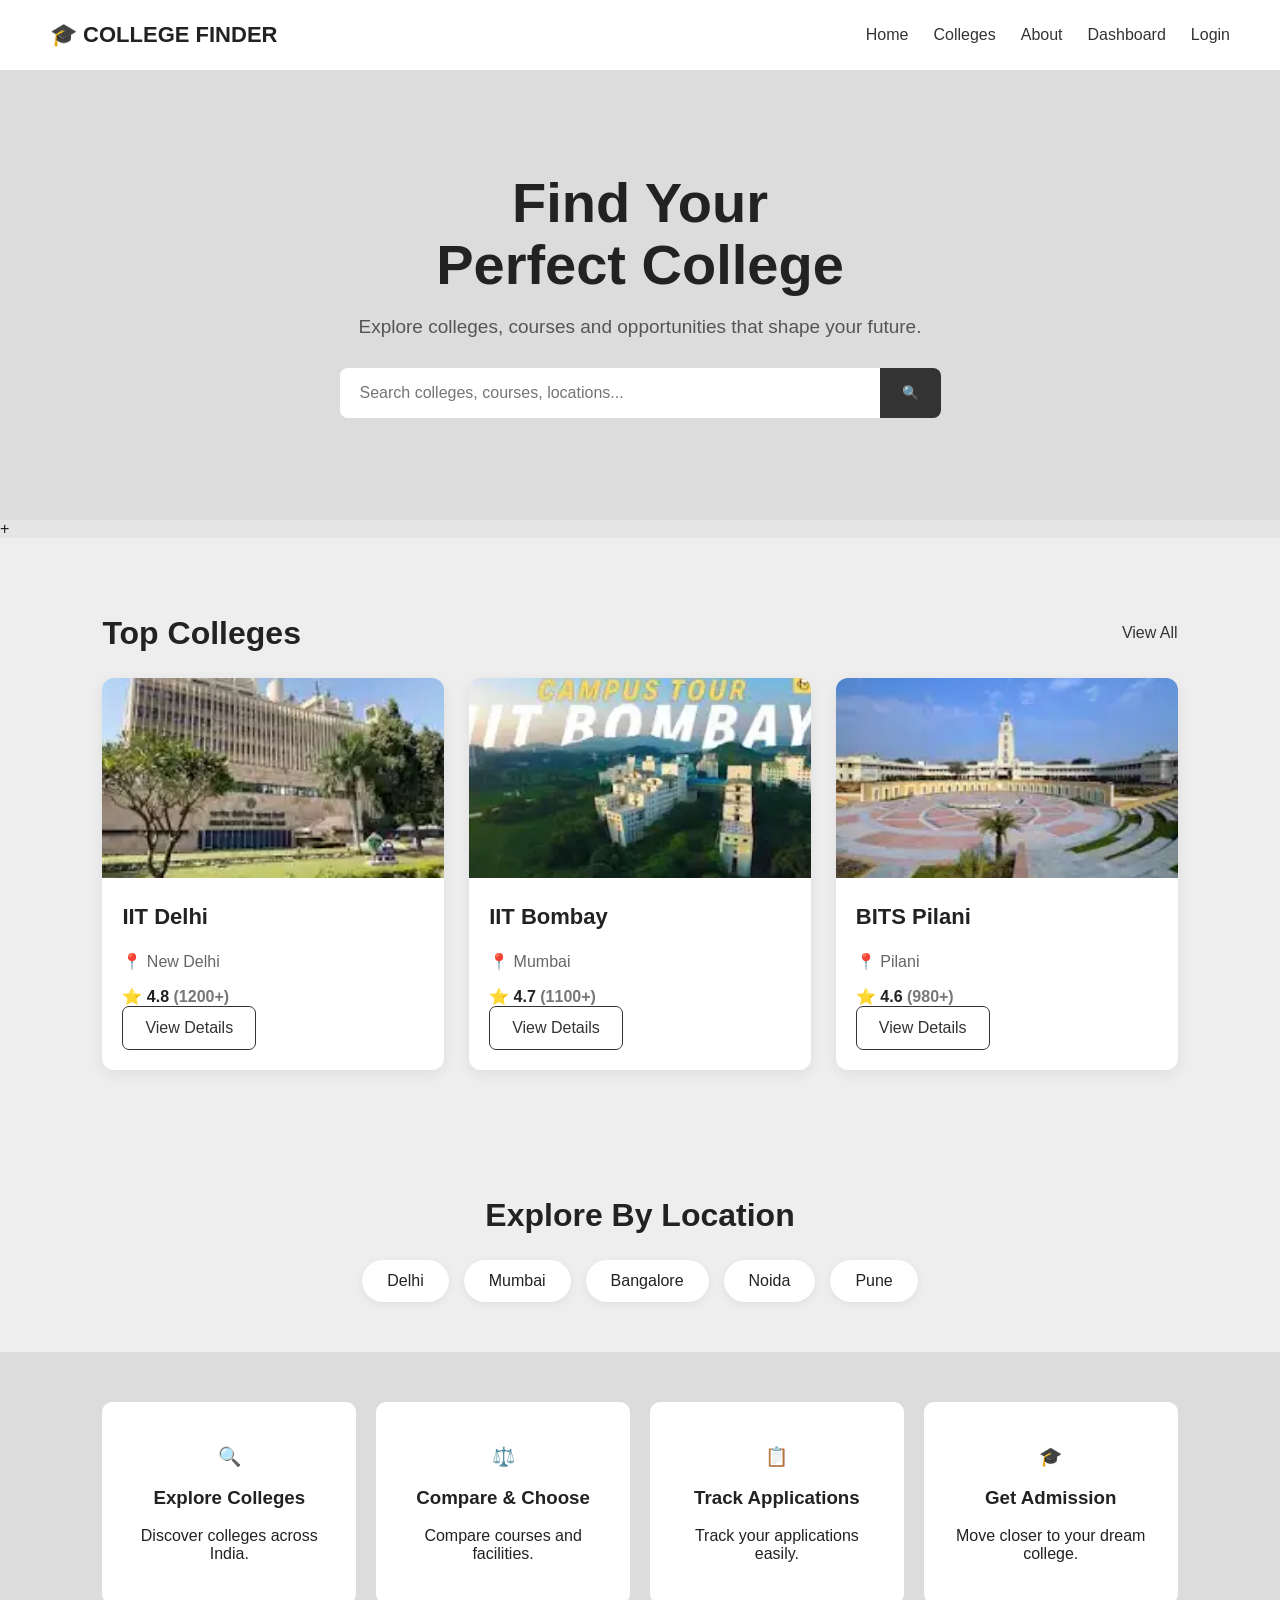
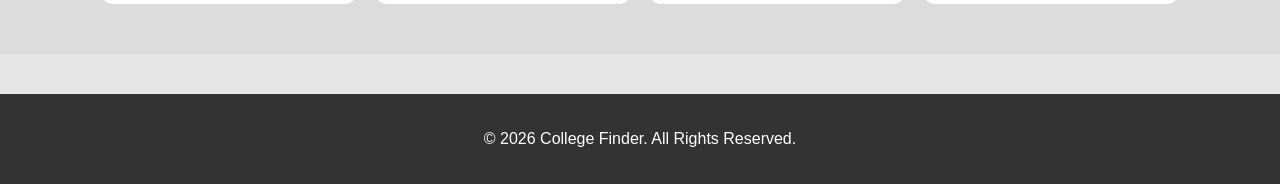
<file: index.html>
<!DOCTYPE html>
<html lang="en">
<head>
    <meta charset="UTF-8">
    <meta name="viewport" content="width=device-width, initial-scale=1.0">
    <title>College Finder - Home</title>
    <link rel="stylesheet" href="style.css">
</head>
<body>
    <header>
        <div class="logo-text">🎓 COLLEGE FINDER</div>
        <nav>
            <a href="index.html">Home</a>
            <a href="college.html">Colleges</a>
            <a href="#">About</a>
            <a href="dashboard.html">Dashboard</a>
            <a href="login.html">Login</a>
        </nav>
       
    </header>

    <section class="hero">
        <div>
            <h1>Find Your<br>Perfect College</h1>
            <p>Explore colleges, courses and opportunities that shape your future.</p>
            <div class="search">
                <input type="text" placeholder="Search colleges, courses, locations...">
                <button>🔍</button>
            </div>
        </div>
    </section>+

    <section class="section">
        <div class="section-title">
            <h2>Top Colleges</h2>
            <a href="#">View All</a>
        </div>

        <div class="college-grid">
            <div class="card">
                <img src="Images/iitdelhiimage.jpg" alt="College">
                <h3>IIT Delhi</h3>
                <p>📍 New Delhi</p>
                <div class="rating">⭐ 4.8 <span>(1200+)</span></div>
                <a href="college.html" class="outline-btn">View Details</a>
            </div>

            <div class="card">
                <img src="Images/iitbombayimage.jpg" alt="College">
                <h3>IIT Bombay</h3>
                <p>📍 Mumbai</p>
                <div class="rating">⭐ 4.7 <span>(1100+)</span></div>
                <a href="college.html" class="outline-btn">View Details</a>
            </div>

            <div class="card">
                <img src="Images/bitspilani.jpg" alt="College">
                <h3>BITS Pilani</h3>
                <p>📍 Pilani</p>
                <div class="rating">⭐ 4.6 <span>(980+)</span></div>
                <a href="college.html" class="outline-btn">View Details</a>
            </div>

        
        </div>
    </section>

    <section class="section location-section">
        <h2>Explore By Location</h2>
        <div class="locations">
            <span>Delhi</span>
            <span>Mumbai</span>
            <span>Bangalore</span>
            <span>Noida</span>
            <span>Pune</span>
        </div>
    </section>

    <section class="features">
        <div>
            <h3>🔍</h3>
            <h3>Explore Colleges</h3>
            <p>Discover colleges across India.</p>
        </div>
        <div>
            <h3>⚖️</h3>
            <h3>Compare & Choose</h3>
            <p>Compare courses and facilities.</p>
        </div>
        <div>
            <h3>📋</h3>
            <h3>Track Applications</h3>
            <p>Track your applications easily.</p>
        </div>
        <div>
            <h3>🎓</h3>
            <h3>Get Admission</h3>
            <p>Move closer to your dream college.</p>
        </div>
    </section>

    <footer>
        <p>© 2026 College Finder. All Rights Reserved.</p>
    </footer>
</body>
</html>
</file>
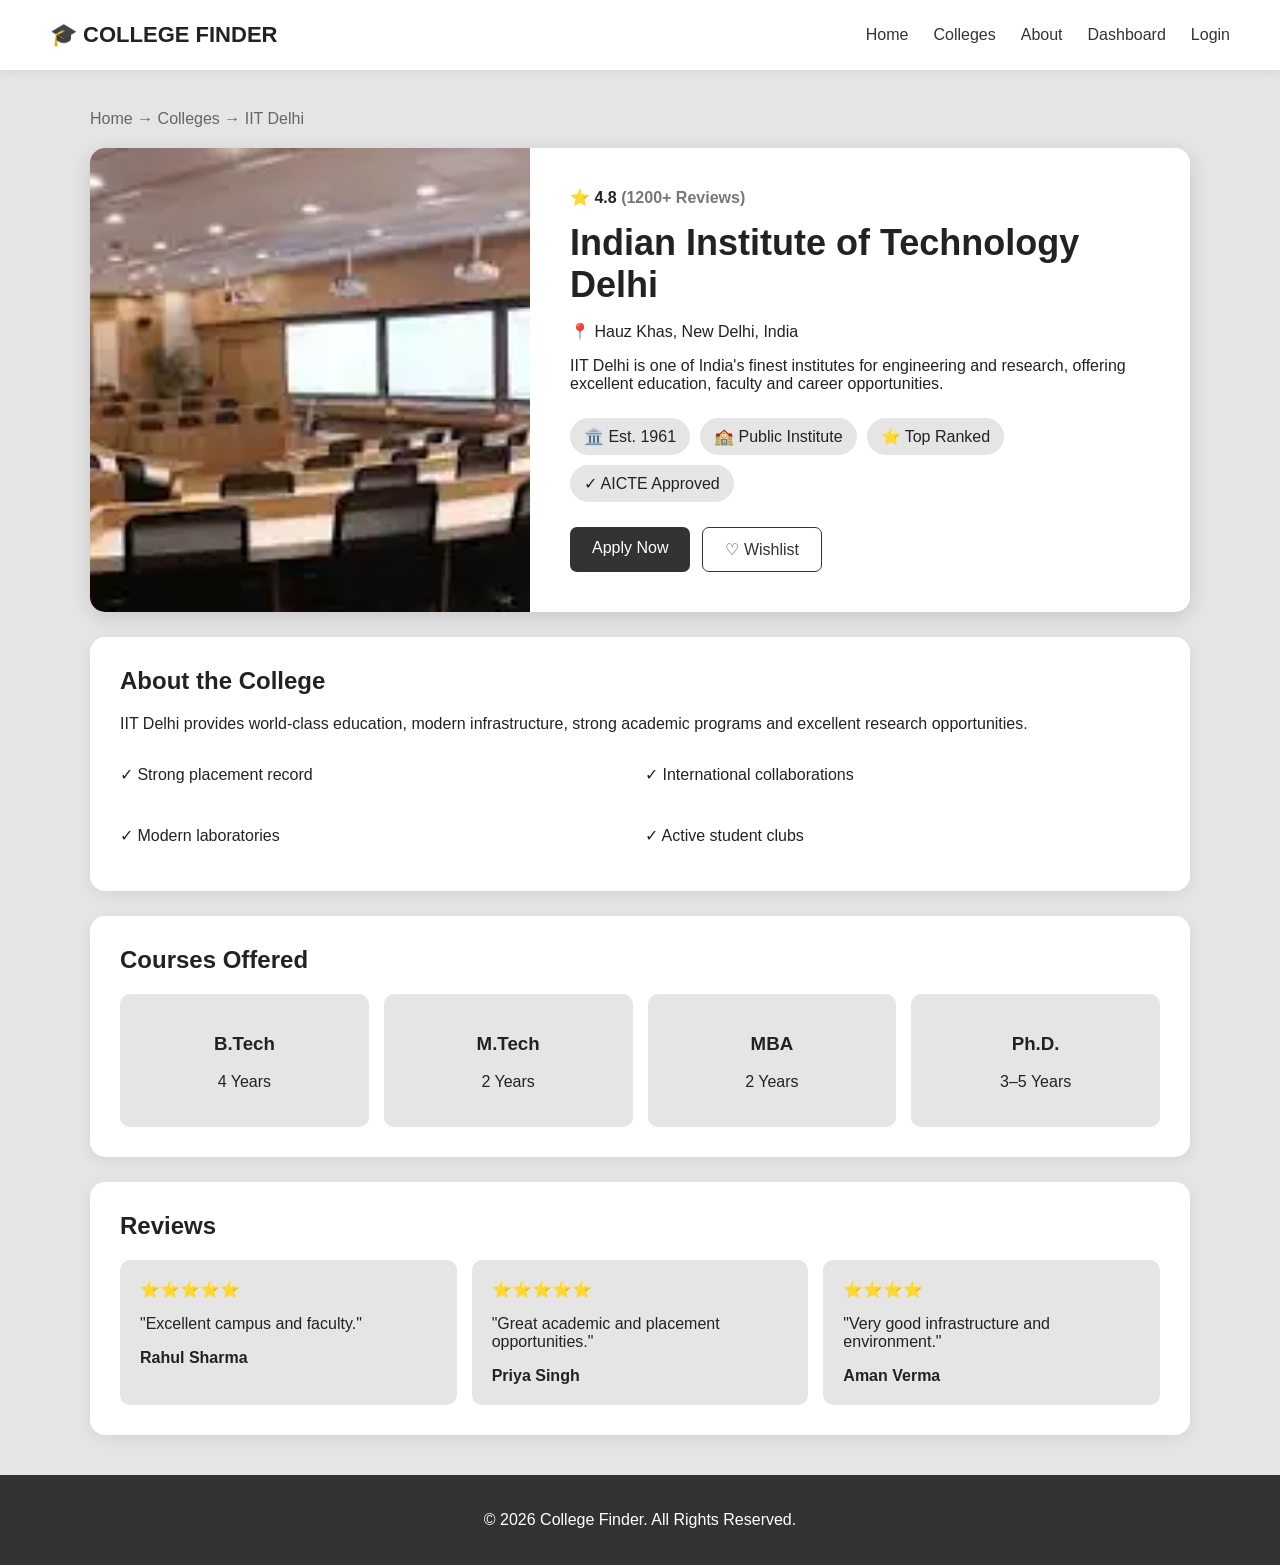
<file: college.html>
<!DOCTYPE html>
<html lang="en">
<head>
<meta charset="UTF-8">
<meta name="viewport" content="width=device-width,initial-scale=1.0">
<title>IIT Delhi - College Finder</title>
<link rel="stylesheet" href="style.css">
</head>
<body>

<header>
<div class="logo-text">🎓 COLLEGE FINDER</div>
<nav>
<a href="index.html">Home</a>
<a href="college.html">Colleges</a>
<a href="#">About</a>
<a href="dashboard.html">Dashboard</a>
<a href="login.html">Login</a>
</nav>
<div class="menu">☰</div>
</header>

<main class="details">

<div class="breadcrumb">Home → Colleges → IIT Delhi</div>

<div class="college-header">
<img src="Images/classroomimage.jpg" alt="IIT Delhi">

<div class="college-info">
<div class="rating">⭐ 4.8 <span>(1200+ Reviews)</span></div>
<h1>Indian Institute of Technology Delhi</h1>
<p>📍 Hauz Khas, New Delhi, India</p>
<p>IIT Delhi is one of India's finest institutes for engineering and research, offering excellent education, faculty and career opportunities.</p>

<div class="college-tags">
<span>🏛️ Est. 1961</span>
<span>🏫 Public Institute</span>
<span>⭐ Top Ranked</span>
<span>✓ AICTE Approved</span>
</div>

<div class="actions">
<a href="dashboard.html" class="btn">Apply Now</a>
<a href="#" class="outline-btn">♡ Wishlist</a>
</div>
</div>
</div>

<section class="details-section">
<h2>About the College</h2>
<p>IIT Delhi provides world-class education, modern infrastructure, strong academic programs and excellent research opportunities.</p>
<div class="highlights">
<p>✓ Strong placement record</p>
<p>✓ International collaborations</p>
<p>✓ Modern laboratories</p>
<p>✓ Active student clubs</p>
</div>
</section>

<section class="details-section">
<h2>Courses Offered</h2>
<div class="course-grid">
<div class="course"><h3>B.Tech</h3><p>4 Years</p></div>
<div class="course"><h3>M.Tech</h3><p>2 Years</p></div>
<div class="course"><h3>MBA</h3><p>2 Years</p></div>
<div class="course"><h3>Ph.D.</h3><p>3–5 Years</p></div>
</div>
</section>

<section class="details-section">
<h2>Reviews</h2>
<div class="review-grid">
<div class="review">⭐⭐⭐⭐⭐<p>"Excellent campus and faculty."</p><b>Rahul Sharma</b></div>
<div class="review">⭐⭐⭐⭐⭐<p>"Great academic and placement opportunities."</p><b>Priya Singh</b></div>
<div class="review">⭐⭐⭐⭐<p>"Very good infrastructure and environment."</p><b>Aman Verma</b></div>
</div>
</section>

</main>

<footer>
<p>© 2026 College Finder. All Rights Reserved.</p>
</footer>

</body>
</html>
</file>
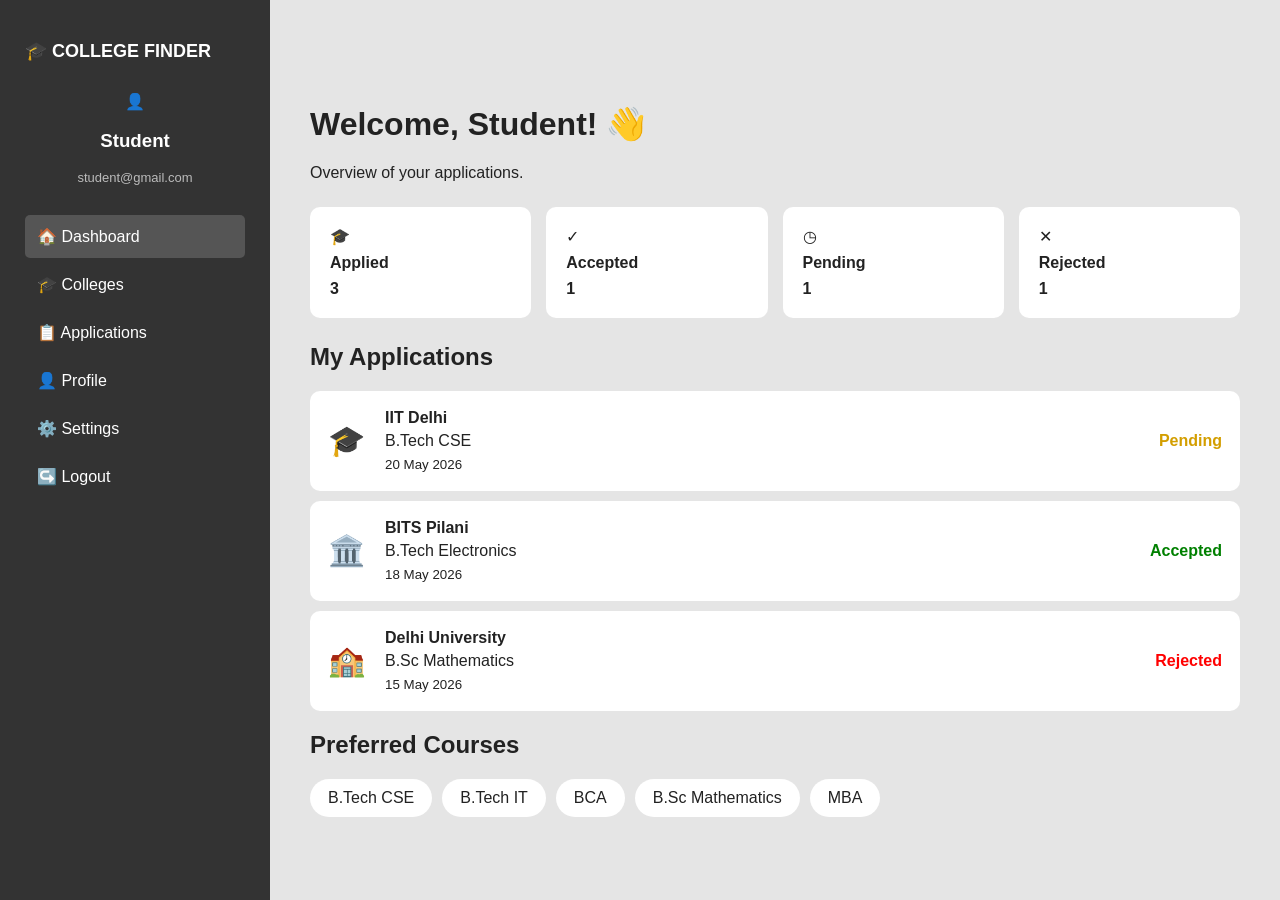
<file: dashboard.html>
<!DOCTYPE html>
<html lang="en">
<head>
<meta charset="UTF-8">
<meta name="viewport" content="width=device-width,initial-scale=1.0">
<title>College Finder - Dashboard</title>
<link rel="stylesheet" href="style.css">
</head>
<body>

<div class="dashboard">

<aside>
<h2>🎓 COLLEGE FINDER</h2>
<div class="profile">👤<h3>Student</h3><p>student@gmail.com</p></div>
<a class="selected" href="dashboard.html">🏠 Dashboard</a>
<a href="index.html">🎓 Colleges</a>
<a href="#">📋 Applications</a>
<a href="#">👤 Profile</a>
<a href="#">⚙️ Settings</a>
<a href="login.html">↪️ Logout</a>
</aside>

<main>
<h1>Welcome, Student! 👋</h1>
<p>Overview of your applications.</p>

<div class="stats">
<div>🎓<b>Applied</b><strong>3</strong></div>
<div>✓<b>Accepted</b><strong>1</strong></div>
<div>◷<b>Pending</b><strong>1</strong></div>
<div>✕<b>Rejected</b><strong>1</strong></div>
</div>

<h2>My Applications</h2>

<div class="application">
<span>🎓</span>
<div><b>IIT Delhi</b><p>B.Tech CSE</p><small>20 May 2026</small></div>
<strong class="pending">Pending</strong>
</div>

<div class="application">
<span>🏛️</span>
<div><b>BITS Pilani</b><p>B.Tech Electronics</p><small>18 May 2026</small></div>
<strong class="accepted">Accepted</strong>
</div>

<div class="application">
<span>🏫</span>
<div><b>Delhi University</b><p>B.Sc Mathematics</p><small>15 May 2026</small></div>
<strong class="rejected">Rejected</strong>
</div>

<h2>Preferred Courses</h2>
<div class="courses">
<span>B.Tech CSE</span>
<span>B.Tech IT</span>
<span>BCA</span>
<span>B.Sc Mathematics</span>
<span>MBA</span>
</div>

</main>
</div>

</body>
</html>
</file>
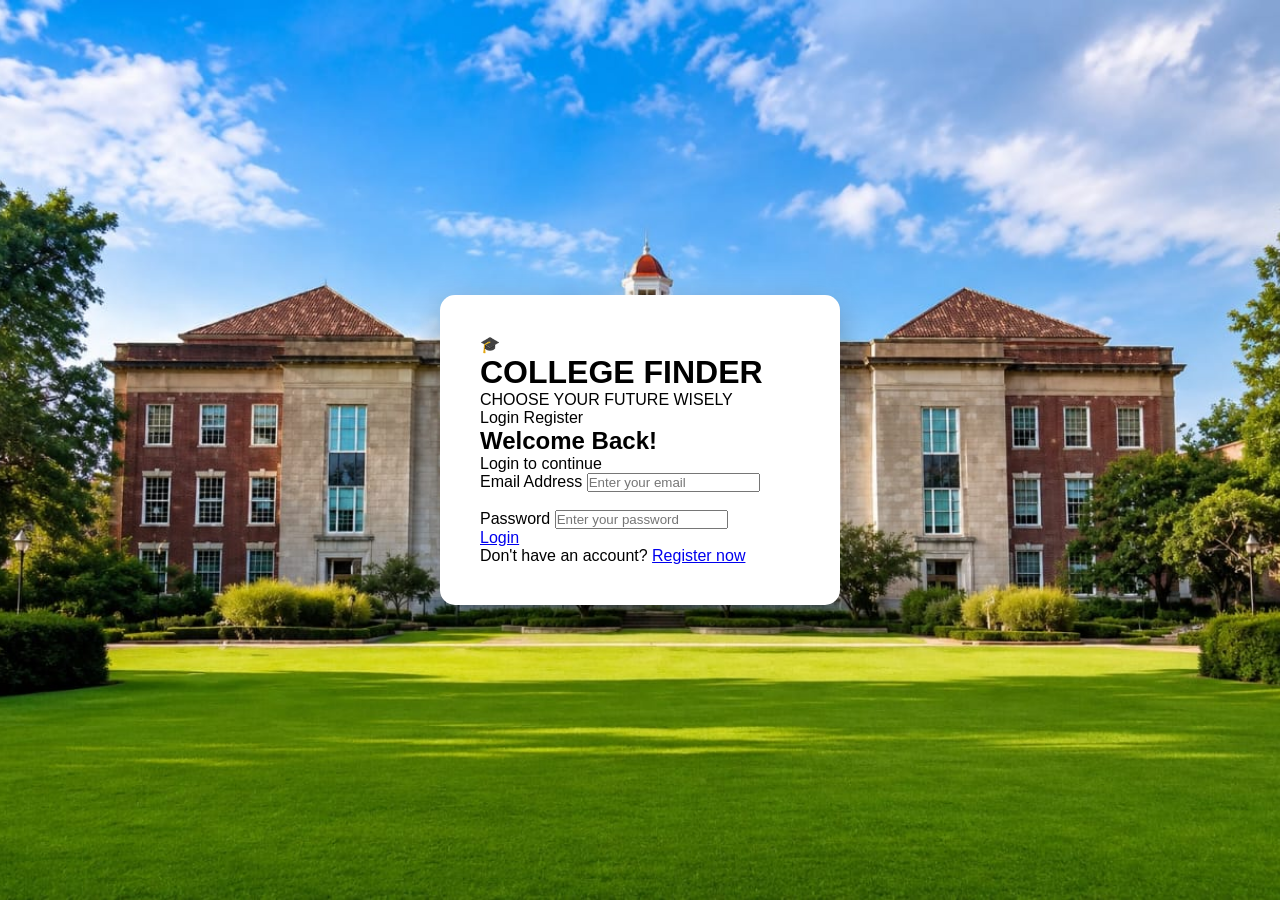
<file: login.html>
<!DOCTYPE html>
<html lang="en">
<head>
  <meta charset="UTF-8">
  <meta name="viewport" content="width=device-width, initial-scale=1.0">
  <title>Explore College . Build your future</title>
  <link rel="stylesheet" href="loginstyle.css">
</head>

<body class="login-page">

  <div class="login-container">

    <div class="login-banner">
      
      
      <div class="banner-content">
        <div class="logo">🎓</div>
        <h1>COLLEGE FINDER</h1>
        <p>CHOOSE  YOUR FUTURE WISELY</p>
      </div>
    </div>

    <div class="login-box">

      <div class="tabs">
        <span class="active">Login</span>
        <span>Register</span>
      </div>

      <h2>Welcome Back!</h2>
      <p>Login to continue</p>

      <form>
        <label>Email Address</label>
        <input type="email" placeholder="Enter your email">

        <br>
        <br>

        <label>Password</label>
        <input type="password" placeholder="Enter your password">

        <div class="remenber">
        </div>

        <a href="dashboard.html" class="btn">Login</a>

      </form>

      <p class="register">
        Don't have an account?
        <a href="#">Register now</a>
      </p>

    </div>

  </div>

</body>
</html>
</file>
<file: style.css>
body{
    margin:0;
    font-family:Arial,sans-serif;
    background:#eee;
    color:#222;
}
header{
    height:70px;
    background:#fff;
    display:flex;
    align-items:center;
    justify-content:space-between;
    padding:0 50px;
    box-shadow:0 2px 8px #0001;
}
.logo-text{font-size:22px;font-weight:bold}
nav{display:flex;gap:30px}
nav a{text-decoration:none;color:#333}
.menu{display:none}
.hero{
    min-height:450px;
    display:flex;
    justify-content:center;
    align-items:center;
    text-align:center;
    background:#dcdcdc;
}
.hero h1{font-size:56px;line-height:1.1;margin:0 0 20px}
.hero p{font-size:19px;color:#555;margin-bottom:30px}
.search{display:flex;justify-content:center}
.search input{
    width:500px;
    padding:16px 20px;
    border:0;
    border-radius:8px 0 0 8px;
    font-size:16px;
}
.search button{
    padding:16px 22px;
    border:0;
    background:#333;
    color:#fff;
    border-radius:0 8px 8px 0;
}
.section{padding:50px 8%;background:#eee}
.section-title{
    display:flex;
    justify-content:space-between;
    align-items:center;
}
.section-title h2,.location-section h2{font-size:32px}
.section-title a{color:#333;text-decoration:none}
.college-grid{
    display:grid;
    grid-template-columns:repeat(3,1fr);
    gap:25px;
}
.card{
    background:#fff;
    border-radius:12px;
    overflow:hidden;
    padding-bottom:20px;
    box-shadow:0 4px 15px #0001;
}
.card img{
    width:100%;
    height:200px;
    object-fit:cover;
}
.card h3,.card p,.card .rating,.card .outline-btn{
    margin-left:20px;
    margin-right:20px;
}
.card h3{font-size:22px}
.card p,.rating span{color:#666}
.outline-btn{
    display:inline-block;
    padding:10px 18px;
    border:1px solid #333;
    border-radius:6px;
    color:#333;
    text-decoration:none;
}
.location-section{text-align:center}
.locations{
    display:flex;
    justify-content:center;
    gap:15px;
    flex-wrap:wrap;
}
.locations span{
    background:#fff;
    padding:12px 25px;
    border-radius:25px;
    box-shadow:0 2px 8px #0001;
}
.features{
    display:grid;
    grid-template-columns:repeat(4,1fr);
    gap:20px;
    padding:50px 8%;
    background:#dcdcdc;
    text-align:center;
}
.features>div{
    background:#fff;
    padding:25px;
    border-radius:10px;
}
footer{
    background:#333;
    color:#fff;
    text-align:center;
    padding:20px;
}
@media(max-width:768px){
    header{padding:0 20px}
    nav{display:none}
    .menu{display:block;font-size:25px}
    .hero h1{font-size:40px}
    .search input{width:70%}
    .college-grid,.features{grid-template-columns:1fr}
}
body{
    margin:0;
    font-family:Arial,sans-serif;
    background:#e5e5e5;
    color:#222;
}

header{
    height:70px;
    background:#fff;
    display:flex;
    align-items:center;
    justify-content:space-between;
    padding:0 50px;
    box-shadow:0 2px 8px #0001;
}

.logo-text{
    font-size:22px;
    font-weight:bold;
}

nav{
    display:flex;
    gap:25px;
}

nav a{
    color:#333;
    text-decoration:none;
}

.details{
    max-width:1100px;
    margin:40px auto;
    padding:0 20px;
}

.breadcrumb{
    color:#666;
    margin-bottom:20px;
}

.college-header{
    display:grid;
    grid-template-columns:40% 60%;
    background:#fff;
    border-radius:15px;
    overflow:hidden;
    box-shadow:0 5px 20px #0002;
}

.college-header img{
    width:100%;
    height:100%;
    min-height:350px;
    object-fit:cover;
}

.college-info{
    padding:40px;
}

.college-info h1{
    font-size:36px;
    margin:15px 0;
}

.rating{
    font-weight:bold;
}

.rating span{
    color:#777;
}

.college-tags{
    display:flex;
    flex-wrap:wrap;
    gap:10px;
    margin:25px 0;
}

.college-tags span{
    background:#e5e5e5;
    padding:9px 14px;
    border-radius:20px;
}

.actions{
    display:flex;
    gap:12px;
}

.btn,.outline-btn{
    padding:12px 22px;
    border-radius:7px;
    text-decoration:none;
}

.btn{
    background:#333;
    color:#fff;
}

.outline-btn{
    border:1px solid #333;
    color:#333;
}

.details-section{
    background:#fff;
    margin-top:25px;
    padding:30px;
    border-radius:15px;
    box-shadow:0 4px 15px #0001;
}

.details-section h2{
    margin-top:0;
}

.highlights{
    display:grid;
    grid-template-columns:1fr 1fr;
    gap:10px;
}

.course-grid{
    display:grid;
    grid-template-columns:repeat(4,1fr);
    gap:15px;
}

.course{
    background:#e5e5e5;
    padding:20px;
    text-align:center;
    border-radius:10px;
}

.review-grid{
    display:grid;
    grid-template-columns:repeat(3,1fr);
    gap:15px;
}

.review{
    background:#e5e5e5;
    padding:20px;
    border-radius:10px;
}

footer{
    background:#333;
    color:#fff;
    text-align:center;
    padding:20px;
    margin-top:40px;
}

@media(max-width:768px){
    header{
        padding:0 20px;
    }

    nav{
        display:inline-flex;
    }

    .college-header{
        grid-template-columns:1fr;
    }

    .college-info{
        padding:25px;
    }

    .college-info h1{
        font-size:28px;
    }

    .highlights,
    .course-grid,
    .review-grid{
        grid-template-columns:1fr;
    }
}
body{
    margin:0;
    font-family:Arial,sans-serif;
    background:#e5e5e5;
}

.dashboard{
    display:flex;
    min-height:100vh;
}

aside{
    width:220px;
    background:#333;
    color:white;
    padding:25px;
}

aside h2{
    font-size:18px;
}

.profile{
    text-align:center;
    margin:30px 0;
}

.profile p{
    color:#bbb;
    font-size:13px;
}

aside a{
    display:block;
    color:white;
    text-decoration:none;
    padding:12px;
    margin:5px 0;
    border-radius:5px;
}

aside a:hover,
.selected{
    background:#555;
}

main{
    flex:1;
    max-width:1000px;
    margin:auto;
    padding:40px;
}

.stats{
    display:grid;
    grid-template-columns:repeat(4,1fr);
    gap:15px;
    margin:25px 0;
}

.stats div{
    background:white;
    padding:20px;
    border-radius:10px;
}

.stats b,
.stats strong{
    display:block;
    margin-top:8px;
}

.application{
    display:flex;
    align-items:center;
    gap:20px;
    background:white;
    padding:18px;
    margin:10px 0;
    border-radius:10px;
}

.application span{
    font-size:30px;
}

.application div{
    flex:1;
}

.application p{
    margin:5px 0;
}

.pending{color:#d39e00}
.accepted{color:green}
.rejected{color:red}

.courses{
    display:flex;
    flex-wrap:wrap;
    gap:10px;
}

.courses span{
    background:white;
    padding:10px 18px;
    border-radius:20px;
}

@media(max-width:768px){
    aside{
        display:none;
    }

    main{
        padding:20px;
    }

    .stats{
        grid-template-columns:1fr 1fr;
    }
}
</file>
<file: loginstyle.css>
* {
    margin: 0;
    padding: 0;
    box-sizing: border-box;
}

body {
    font-family: Arial, sans-serif;
    min-height: 100vh;

    background-image: url("Images/campusimage.jpg");
    background-size: cover;
    background-position: center;
    background-repeat: no-repeat;

    display: flex;
    justify-content: center;
    align-items: center;
}
.login-container {
    width: 400px;
    padding: 40px;
    background: white;
    border-radius: 15px;
    box-shadow: 0 10px 30px rgba(0,0,0,0.25);
}
</file>
